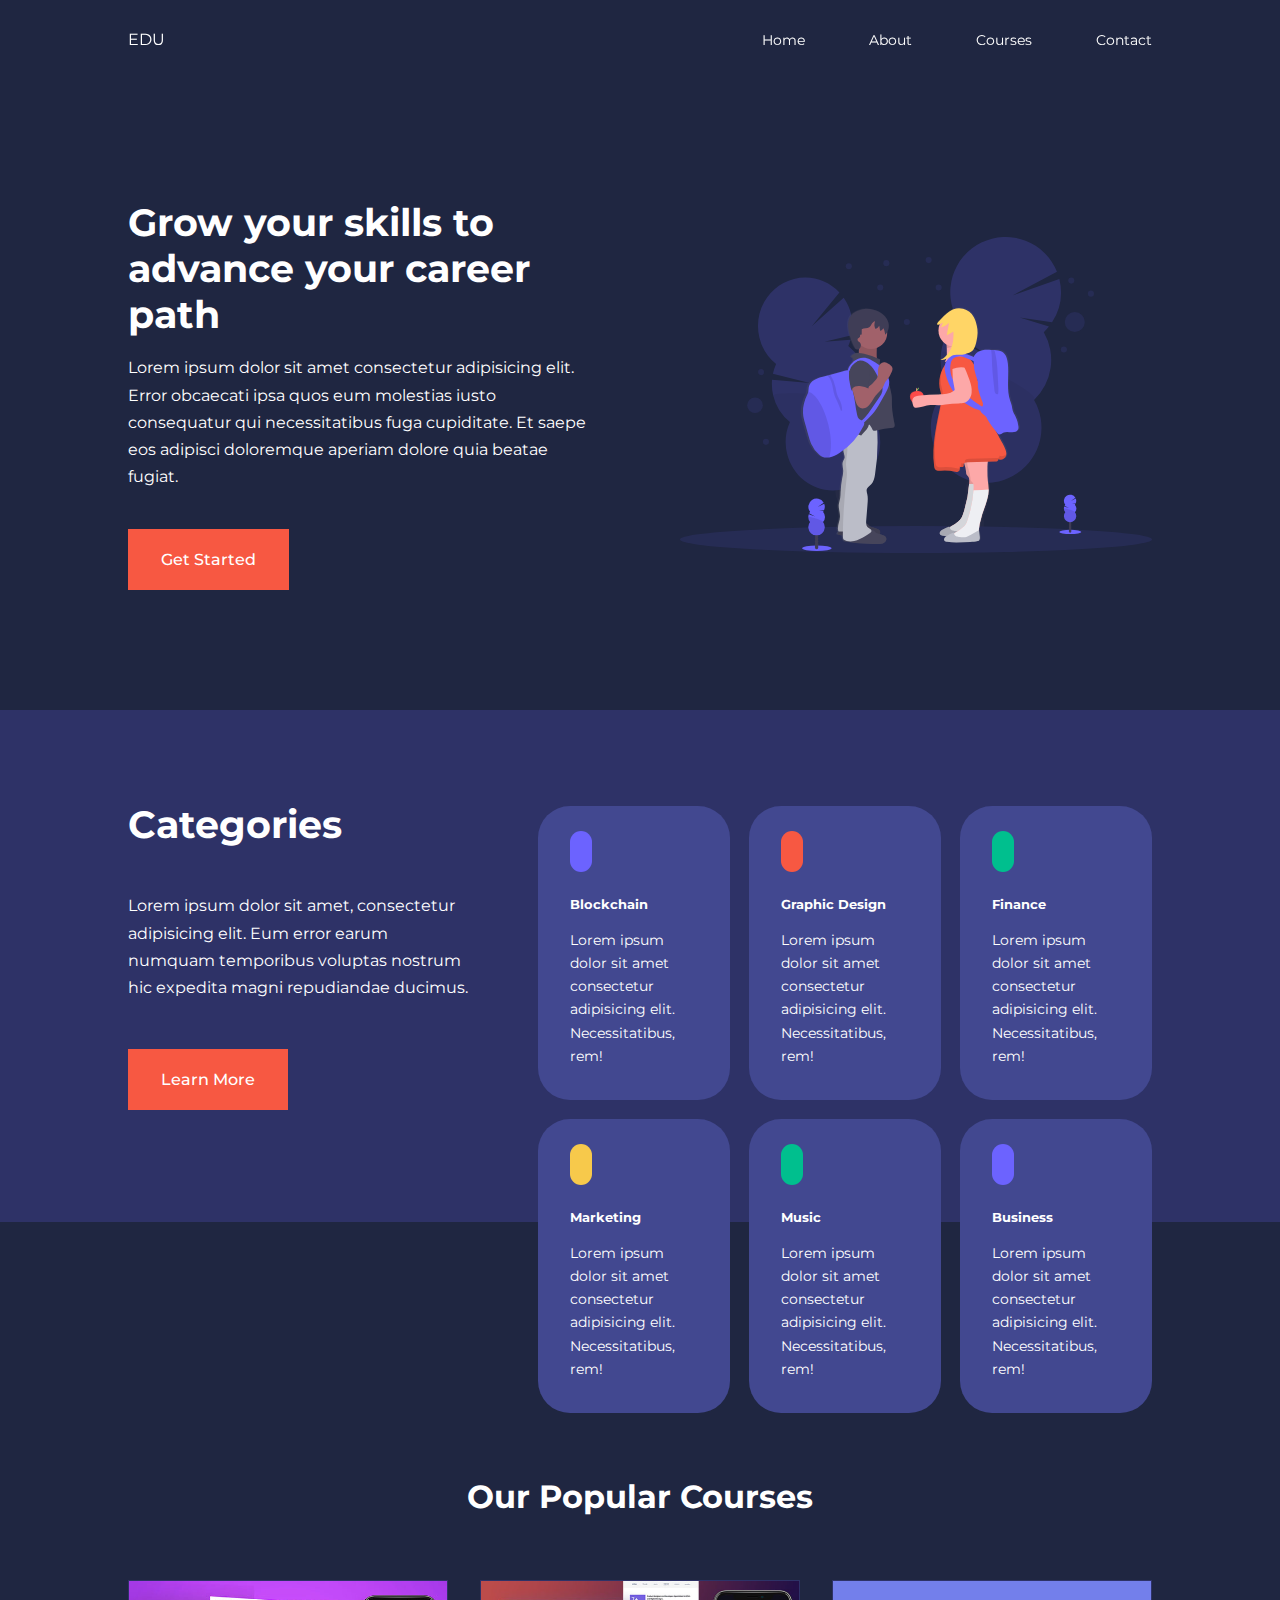
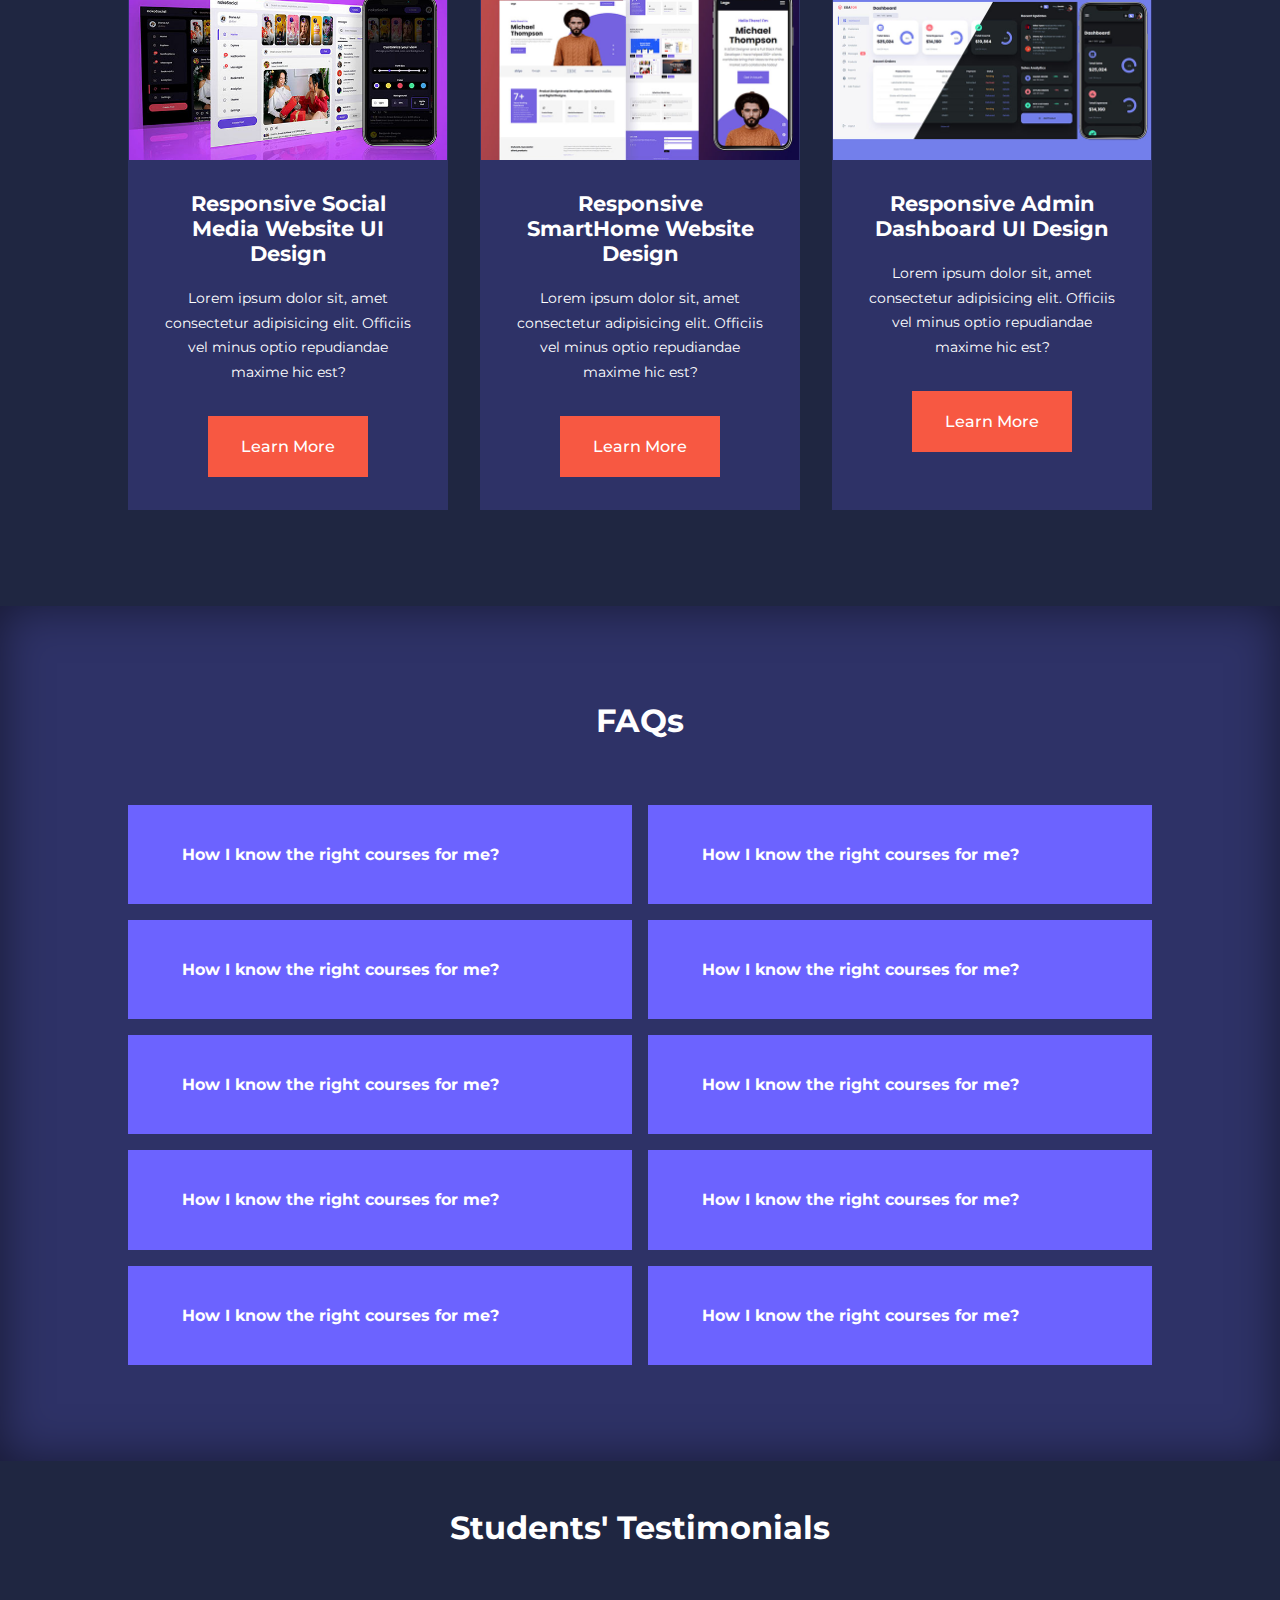
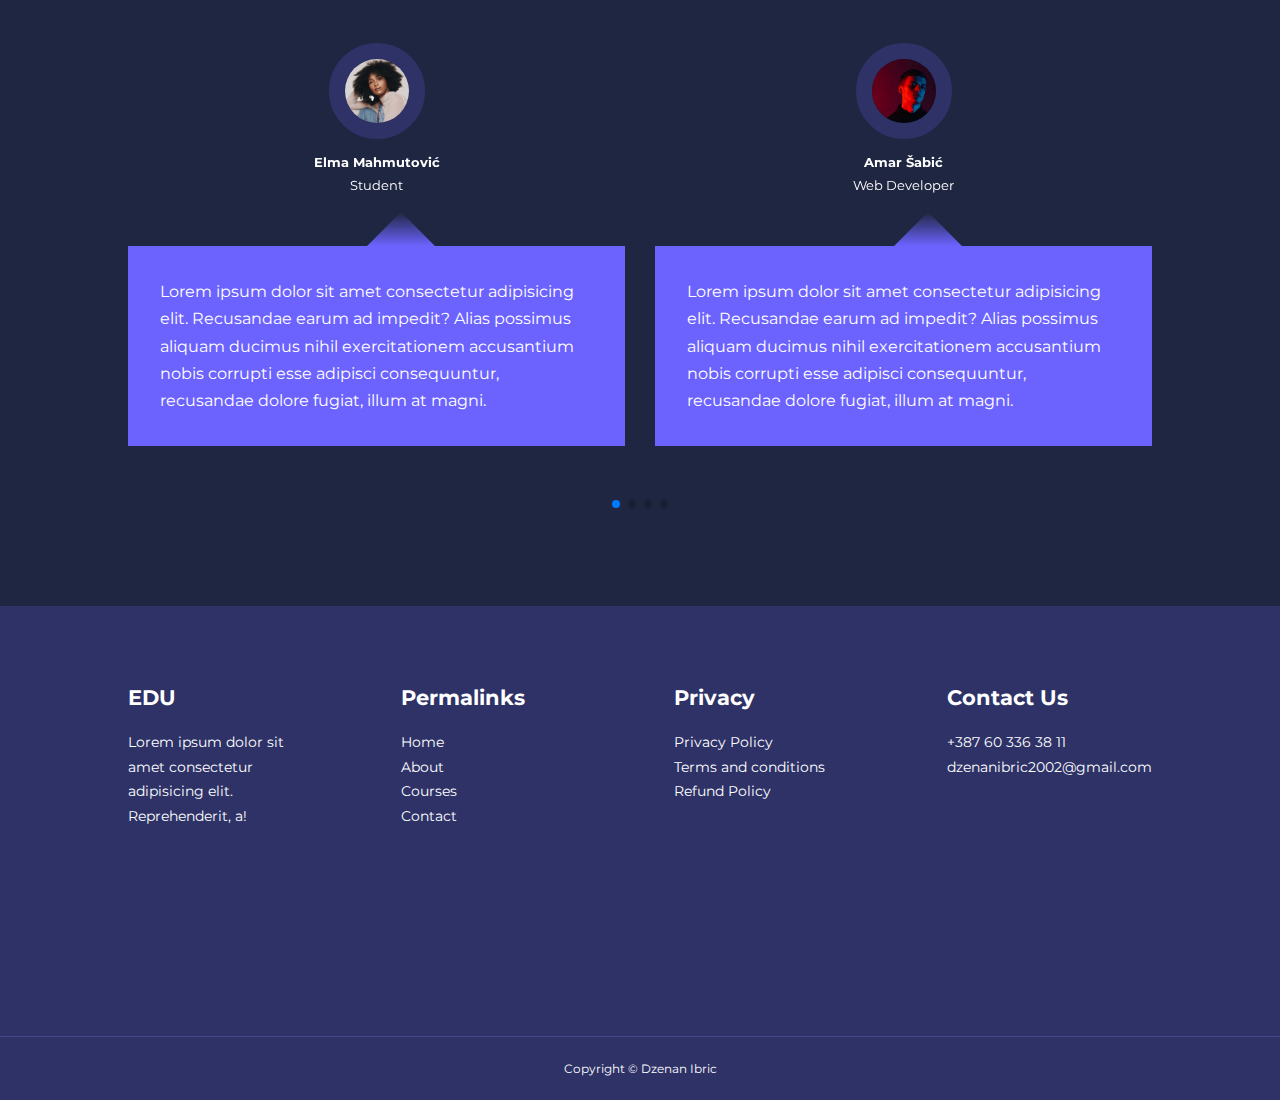
<file: index.html>
<!DOCTYPE html>
<html lang="en">
<head>
    <meta charset="UTF-8">
    <meta http-equiv="X-UA-Compatible" content="IE=edge">
    <meta name="viewport" content="width=device-width, initial-scale=1.0">
    <title>Responsive Multipage Education Website</title>
    <link rel="stylesheet" href="css/style.css">
    <!--Iconscout cdn-->
    <link rel="stylesheet" href="https://unicons.iconscout.com/release/v4.0.0/css/line.css">
    <!--Google fonts-->
    <link rel="preconnect" href="https://fonts.googleapis.com">
    <link rel="preconnect" href="https://fonts.gstatic.com" crossorigin>
    <link href="https://fonts.googleapis.com/css2?family=Montserrat:ital,wght@0,300;0,500;0,600;0,700;0,900;1,300&display=swap" rel="stylesheet">
    <!--SwiperJS-->
    <link
  rel="stylesheet"
  href="https://unpkg.com/swiper@8/swiper-bundle.min.css"
/>
</head>
<body>
    <nav>
        <div class="container nav__container">
            <a href="index.html">EDU</a>
            <ul class="nav__menu">
                <li><a href="index.html">Home</a></li>
                <li><a href="about.html">About</a></li>
                <li><a href="courses.html">Courses</a></li>
                <li><a href="contact.html">Contact</a></li>
            </ul>
            <button id="open-menu-btn"><i class="uil uil-bars"></i></button>
            <button id="close-menu-btn"><i class="uil uil-multiply"></i></i></button>
        </div>
    </nav>
    <!--END OF NAVBAR-->

    <header>
        <div class="container header__container">
            <div class="header__left">
                <h1>Grow your skills to advance your career path</h1>
                <p>Lorem ipsum dolor sit amet consectetur adipisicing elit. Error obcaecati ipsa quos eum molestias iusto consequatur qui necessitatibus fuga cupiditate. Et saepe eos adipisci doloremque aperiam dolore quia beatae fugiat.</p>
                <a href="courses.html" class="btn btn-primary">Get Started</a>
            </div>
            <div class="header__right">
                <div class="header__right_image">
                    <img src="./images/header.svg" alt="">
                </div>
            </div>
        </div>
    </header>
    <!--END OF HEADER-->

    <section class="categories">
        <div class="container categories__container">
            <div class="categories__left">
                <h1>Categories</h1>
                <p>Lorem ipsum dolor sit amet, consectetur adipisicing elit. Eum error earum numquam temporibus voluptas nostrum hic expedita magni repudiandae ducimus.</p>
                <a href="#" class="btn btn-primary">Learn More</a>
            </div>
            <div class="categories__right">
                <article class="category">
                    <span class="category__icon"><i class="uil uil-bitcoin-circle"></i></span>
                    <h5>Blockchain</h5>
                    <p>Lorem ipsum dolor sit amet consectetur adipisicing elit. Necessitatibus, rem!</p>
                </article>

                <article class="category">
                    <span class="category__icon"><i class="uil uil-brush-alt"></i></span>
                    <h5>Graphic Design</h5>
                    <p>Lorem ipsum dolor sit amet consectetur adipisicing elit. Necessitatibus, rem!</p>
                </article>

                <article class="category">
                    <span class="category__icon"><i class="uil uil-dollar-alt"></i></span>
                    <h5>Finance</h5>
                    <p>Lorem ipsum dolor sit amet consectetur adipisicing elit. Necessitatibus, rem!</p>
                </article>

                <article class="category">
                    <span class="category__icon"><i class="uil uil-megaphone"></i></span>
                    <h5>Marketing</h5>
                    <p>Lorem ipsum dolor sit amet consectetur adipisicing elit. Necessitatibus, rem!</p>
                </article>

                <article class="category">
                    <span class="category__icon"><i class="uil uil-music"></i></span>
                    <h5>Music</h5>
                    <p>Lorem ipsum dolor sit amet consectetur adipisicing elit. Necessitatibus, rem!</p>
                </article>

                <article class="category">
                    <span class="category__icon"><i class="uil uil-money-insert"></i></span>
                    <h5>Business</h5>
                    <p>Lorem ipsum dolor sit amet consectetur adipisicing elit. Necessitatibus, rem!</p>
                </article>
            </div>
        </div>
    </section>
    <!--END OF CATEGORIES-->

    <section class="courses">
        <h2>Our Popular Courses</h2>
        <div class="container courses__container">
            <article class="course">
                <div class="course__image">
                    <img src="./images/course1.jpg" alt="">
                </div>
                <div class="course__info">
                    <h4>Responsive Social Media Website UI Design</h4>
                    <p>Lorem ipsum dolor sit, amet consectetur adipisicing elit. Officiis vel minus optio repudiandae maxime hic est?</p>
                    <a href="course.html" class="btn btn-primary">Learn More</a>
                </div>
            </article>

            <article class="course">
                <div class="course__image">
                    <img src="./images/course2.jpg" alt="">
                </div>
                <div class="course__info">
                    <h4>Responsive SmartHome Website Design</h4>
                    <p>Lorem ipsum dolor sit, amet consectetur adipisicing elit. Officiis vel minus optio repudiandae maxime hic est?</p>
                    <a href="course.html" class="btn btn-primary">Learn More</a>
                </div>
            </article>

            <article class="course">
                <div class="course__image">
                    <img src="./images/course3.jpg" alt="">
                </div>
                <div class="course__info">
                    <h4>Responsive Admin Dashboard UI Design</h4>
                    <p>Lorem ipsum dolor sit, amet consectetur adipisicing elit. Officiis vel minus optio repudiandae maxime hic est?</p>
                    <a href="course.html" class="btn btn-primary">Learn More</a>
                </div>
            </article>
        </div>
    </section>
    <!--END OF COURSES-->

    <section class="faqs">
        <h2> FAQs</h2>
        <div class="container faqs__container">
            <article class="faq">
                <div class="faq__icon"><i class="uil uil-plus"></i></div>
                <div class="question__aanswer">
                    <h4>How I know the right courses for me?</h4>
                    <p>Lorem ipsum, dolor sit amet consectetur adipisicing elit. Repellendus libero, numquam excepturi iste, nemo eos, voluptate officia enim facere porro veritatis. Eos nesciunt autem, numquam ab illo iusto perferendis vero.</p>
                </div>
            </article>

            <article class="faq">
                <div class="faq__icon"><i class="uil uil-plus"></i></div>
                <div class="question__aanswer">
                    <h4>How I know the right courses for me?</h4>
                    <p>Lorem ipsum, dolor sit amet consectetur adipisicing elit. Repellendus libero, numquam excepturi iste, nemo eos, voluptate officia enim facere porro veritatis. Eos nesciunt autem, numquam ab illo iusto perferendis vero.</p>
                </div>
            </article>

            <article class="faq">
                <div class="faq__icon"><i class="uil uil-plus"></i></div>
                <div class="question__aanswer">
                    <h4>How I know the right courses for me?</h4>
                    <p>Lorem ipsum, dolor sit amet consectetur adipisicing elit. Repellendus libero, numquam excepturi iste, nemo eos, voluptate officia enim facere porro veritatis. Eos nesciunt autem, numquam ab illo iusto perferendis vero.</p>
                </div>
            </article>

            <article class="faq">
                <div class="faq__icon"><i class="uil uil-plus"></i></div>
                <div class="question__aanswer">
                    <h4>How I know the right courses for me?</h4>
                    <p>Lorem ipsum, dolor sit amet consectetur adipisicing elit. Repellendus libero, numquam excepturi iste, nemo eos, voluptate officia enim facere porro veritatis. Eos nesciunt autem, numquam ab illo iusto perferendis vero.</p>
                </div>
            </article>

            <article class="faq">
                <div class="faq__icon"><i class="uil uil-plus"></i></div>
                <div class="question__aanswer">
                    <h4>How I know the right courses for me?</h4>
                    <p>Lorem ipsum, dolor sit amet consectetur adipisicing elit. Repellendus libero, numquam excepturi iste, nemo eos, voluptate officia enim facere porro veritatis. Eos nesciunt autem, numquam ab illo iusto perferendis vero.</p>
                </div>
            </article>

            <article class="faq">
                <div class="faq__icon"><i class="uil uil-plus"></i></div>
                <div class="question__aanswer">
                    <h4>How I know the right courses for me?</h4>
                    <p>Lorem ipsum, dolor sit amet consectetur adipisicing elit. Repellendus libero, numquam excepturi iste, nemo eos, voluptate officia enim facere porro veritatis. Eos nesciunt autem, numquam ab illo iusto perferendis vero.</p>
                </div>
            </article>

            <article class="faq">
                <div class="faq__icon"><i class="uil uil-plus"></i></div>
                <div class="question__aanswer">
                    <h4>How I know the right courses for me?</h4>
                    <p>Lorem ipsum, dolor sit amet consectetur adipisicing elit. Repellendus libero, numquam excepturi iste, nemo eos, voluptate officia enim facere porro veritatis. Eos nesciunt autem, numquam ab illo iusto perferendis vero.</p>
                </div>
            </article>

            <article class="faq">
                <div class="faq__icon"><i class="uil uil-plus"></i></div>
                <div class="question__aanswer">
                    <h4>How I know the right courses for me?</h4>
                    <p>Lorem ipsum, dolor sit amet consectetur adipisicing elit. Repellendus libero, numquam excepturi iste, nemo eos, voluptate officia enim facere porro veritatis. Eos nesciunt autem, numquam ab illo iusto perferendis vero.</p>
                </div>
            </article>

            <article class="faq">
                <div class="faq__icon"><i class="uil uil-plus"></i></div>
                <div class="question__aanswer">
                    <h4>How I know the right courses for me?</h4>
                    <p>Lorem ipsum, dolor sit amet consectetur adipisicing elit. Repellendus libero, numquam excepturi iste, nemo eos, voluptate officia enim facere porro veritatis. Eos nesciunt autem, numquam ab illo iusto perferendis vero.</p>
                </div>
            </article>

            <article class="faq">
                <div class="faq__icon"><i class="uil uil-plus"></i></div>
                <div class="question__aanswer">
                    <h4>How I know the right courses for me?</h4>
                    <p>Lorem ipsum, dolor sit amet consectetur adipisicing elit. Repellendus libero, numquam excepturi iste, nemo eos, voluptate officia enim facere porro veritatis. Eos nesciunt autem, numquam ab illo iusto perferendis vero.</p>
                </div>
            </article>
        </div>
    </section>
    <!--END OF FAQ-->

    <section class="container testimonials__container swiper mySwiper">
        <h2>Students' Testimonials</h2>
        <div class="swiper-wrapper">
            <article class="testimonial swiper-slide">
                <div class="avatar">
                    <img src="./images/avatar1.jpg" alt="">
                </div>
                <div class="testimonial__info">
                    <h5>Elma Mahmutović</h5>
                    <small>Student</small>
                </div>
                <div class="testimonial__body">
                    <p>
                        Lorem ipsum dolor sit amet consectetur adipisicing elit. Recusandae earum ad impedit? Alias possimus aliquam ducimus nihil exercitationem accusantium nobis corrupti esse adipisci consequuntur, recusandae dolore fugiat, illum at magni.
                    </p>
                </div>
            </article>

            <article class="testimonial swiper-slide">
                <div class="avatar">
                    <img src="./images/avatar2.jpg" alt="">
                </div>
                <div class="testimonial__info">
                    <h5>Amar Šabić</h5>
                    <small>Web Developer</small>
                </div>
                <div class="testimonial__body">
                    <p>
                        Lorem ipsum dolor sit amet consectetur adipisicing elit. Recusandae earum ad impedit? Alias possimus aliquam ducimus nihil exercitationem accusantium nobis corrupti esse adipisci consequuntur, recusandae dolore fugiat, illum at magni.
                    </p>
                </div>
            </article>

            <article class="testimonial swiper-slide">
                <div class="avatar">
                    <img src="./images/avatar3.jpg" alt="">
                </div>
                <div class="testimonial__info">
                    <h5>Adem Hodžić</h5>
                    <small>Student</small>
                </div>
                <div class="testimonial__body">
                    <p>
                        Lorem ipsum dolor sit amet consectetur adipisicing elit. Recusandae earum ad impedit? Alias possimus aliquam ducimus nihil exercitationem accusantium nobis corrupti esse adipisci consequuntur, recusandae dolore fugiat, illum at magni.
                    </p>
                </div>
            </article>

            <article class="testimonial swiper-slide">
                <div class="avatar">
                    <img src="./images/avatar4.jpg" alt="">
                </div>
                <div class="testimonial__info">
                    <h5>Meliha Šabić</h5>
                    <small>Student</small>
                </div>
                <div class="testimonial__body">
                    <p>
                        Lorem ipsum dolor sit amet consectetur adipisicing elit. Recusandae earum ad impedit? Alias possimus aliquam ducimus nihil exercitationem accusantium nobis corrupti esse adipisci consequuntur, recusandae dolore fugiat, illum at magni.
                    </p>
                </div>
            </article>

            <article class="testimonial swiper-slide">
                <div class="avatar">
                    <img src="./images/avatar5.jpg" alt="">
                </div>
                <div class="testimonial__info">
                    <h5>Dženisa Ahmić</h5>
                    <small>Student</small>
                </div>
                <div class="testimonial__body">
                    <p>
                        Lorem ipsum dolor sit amet consectetur adipisicing elit. Recusandae earum ad impedit? Alias possimus aliquam ducimus nihil exercitationem accusantium nobis corrupti esse adipisci consequuntur, recusandae dolore fugiat, illum at magni.
                    </p>
                </div>
            </article>
        </div>
        <div class="swiper-pagination"></div>
    </section>
    <!--END OF TESTIMONIALS-->

    <footer>
        <div class="container footer__container">
            <div class="footer__1">
                <a href="index.html" class="footer__logo"><h4>EDU</h4></a>
                <p>Lorem ipsum dolor sit amet consectetur adipisicing elit. Reprehenderit, a!</p>
            </div>

            <div class="footer__2">
                <h4>Permalinks</h4>
                <ul class="permalinks">
                    <li><a href="index.html">Home</a></li>
                    <li><a href="about.html">About</a></li>
                    <li><a href="courses.html">Courses</a></li>
                    <li><a href="contact.html">Contact</a></li>
                </ul>
            </div>

            <div class="footer__3">
                <h4>Privacy</h4>
                <ul class="privacy">
                    <li><a href="#">Privacy Policy</a></li>
                    <li><a href="#">Terms and conditions</a></li>
                    <li><a href="#">Refund Policy</a></li>
                </ul>
            </div>

            <div class="footer__4">
                <h4>Contact Us</h4>
                <div>
                    <p>+387 60 336 38 11</p>
                    <p>dzenanibric2002@gmail.com</p>
                </div>
            </div>

            <ul class="footer__socials">
                <li>
                    <a href="#"><i class="uil uil-facebook-f"></i></a>
                </li>
                <li>
                    <a href="#"><i class="uil uil-instagram-alt"></i></a>
                </li>
                <li>
                    <a href="#"><i class="uil uil-twitter"></i></a>
                </li>
                <li>
                    <a href="#"><i class="uil uil-linkedin-alt"></i></a>
                </li>
            </ul>
        </div>
        <!--END OF FOOTER-->

        <div class="footer__copyright">
            <small>Copyright &copy; Dzenan Ibric</small>
        </div>
    </footer>
    <script src="https://unpkg.com/swiper@8/swiper-bundle.min.js"></script>
    <script src="js/app.js"></script>
</body>
</html>
</file>
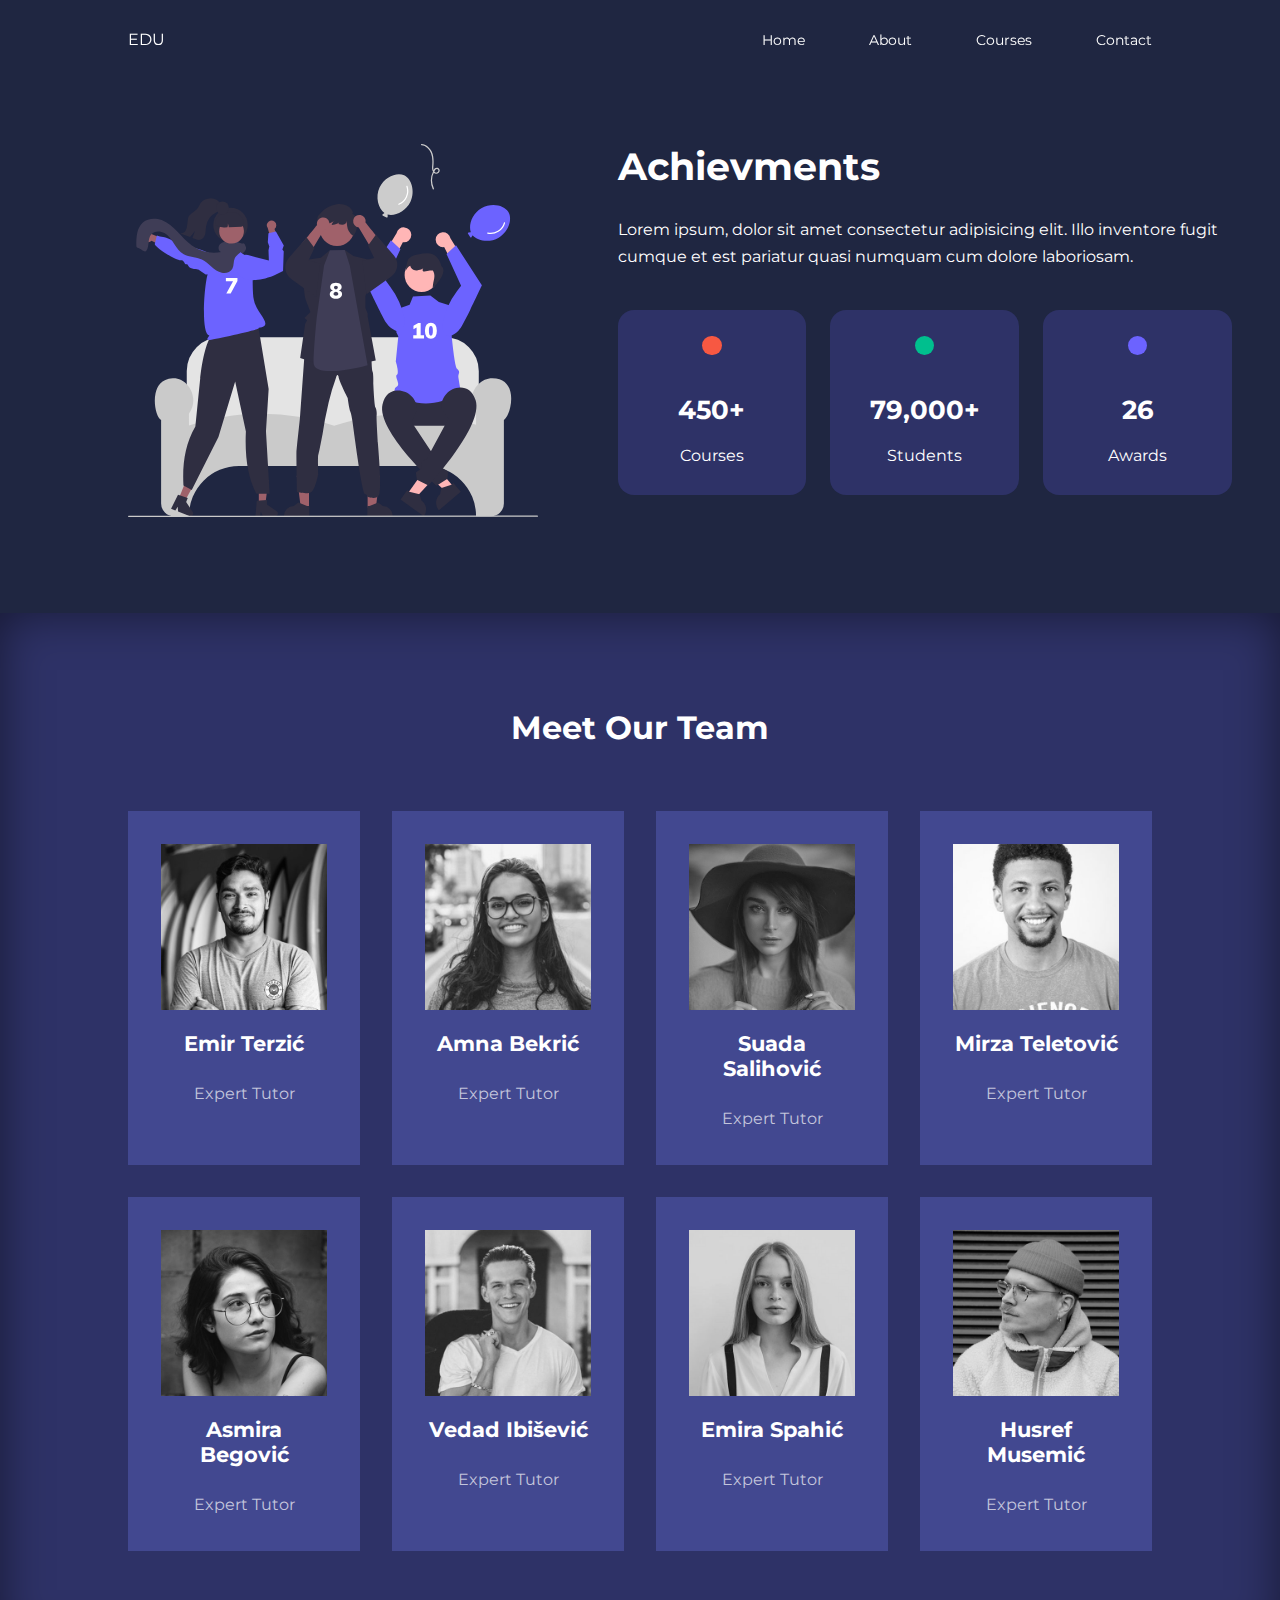
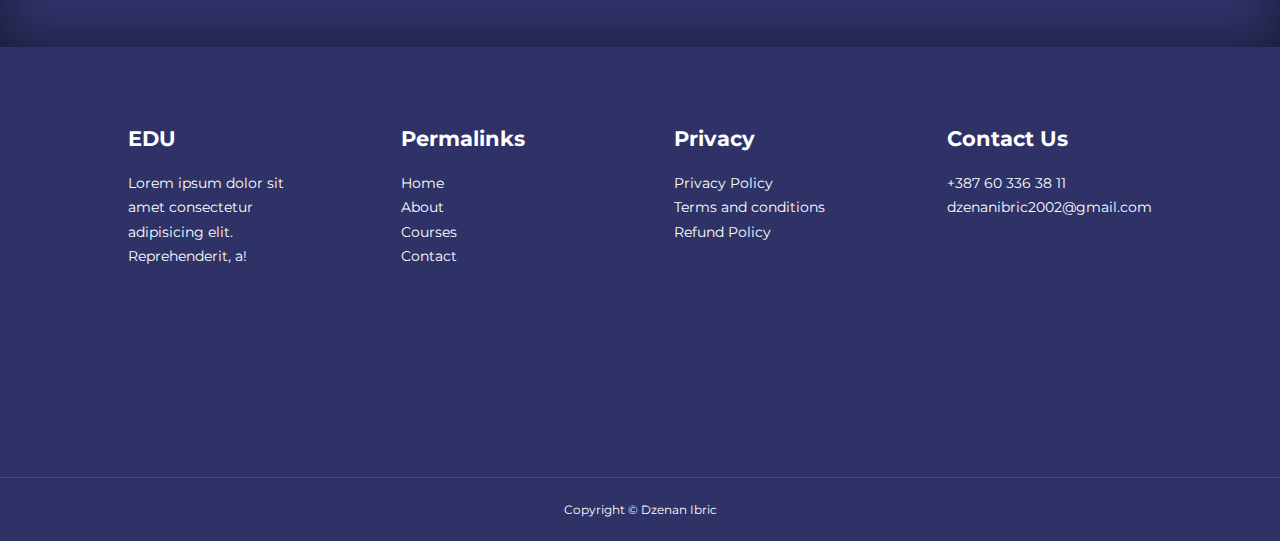
<file: about.html>
<!DOCTYPE html>
<html lang="en">
<head>
    <meta charset="UTF-8">
    <meta http-equiv="X-UA-Compatible" content="IE=edge">
    <meta name="viewport" content="width=device-width, initial-scale=1.0">
    <title>Responsive Multipage Education Website</title>
    <link rel="stylesheet" href="css/style.css">
    <link rel="stylesheet" href="css/about.css">
    <!--Iconscout cdn-->
    <link rel="stylesheet" href="https://unicons.iconscout.com/release/v4.0.0/css/line.css">
    <!--Google fonts-->
    <link rel="preconnect" href="https://fonts.googleapis.com">
    <link rel="preconnect" href="https://fonts.gstatic.com" crossorigin>
    <link href="https://fonts.googleapis.com/css2?family=Montserrat:ital,wght@0,300;0,500;0,600;0,700;0,900;1,300&display=swap" rel="stylesheet">
</head>
<body>
    <nav>
        <div class="container nav__container">
            <a href="index.html">EDU</a>
            <ul class="nav__menu">
                <li><a href="index.html">Home</a></li>
                <li><a href="about.html">About</a></li>
                <li><a href="courses.html">Courses</a></li>
                <li><a href="contact.html">Contact</a></li>
            </ul>
            <button id="open-menu-btn"><i class="uil uil-bars"></i></button>
            <button id="close-menu-btn"><i class="uil uil-multiply"></i></i></button>
        </div>
    </nav>
    <!--END OF NAVBAR-->

    <section class="about__achievments">
        <div class="container about__achievments-container">
            <div class="about__achievments-left">
                <img src="./images/about achievements.svg" alt="">
            </div>
            <div class="about__achievments-right">
                <h1>Achievments</h1>
                <p>Lorem ipsum, dolor sit amet consectetur adipisicing elit. Illo inventore fugit cumque et est pariatur quasi numquam cum dolore laboriosam.</p>
                <div class="achievments__cards">
                    <article class="achievment__card">
                        <span class="achievment__icon">
                            <i class="uil uil-video"></i>
                        </span>
                        <h3>450+</h3>
                        <p>Courses</p>
                    </article>

                    <article class="achievment__card">
                        <span class="achievment__icon">
                            <i class="uil uil-users-alt"></i>
                        </span>
                        <h3>79,000+</h3>
                        <p>Students</p>
                    </article>

                    <article class="achievment__card">
                        <span class="achievment__icon">
                            <i class="uil uil-award"></i>
                        </span>
                        <h3>26</h3>
                        <p>Awards</p>
                    </article>
                </div>
            </div>
        </div>
    </section>
    <!--END OF ACHIEVMENTS-->

    <section class="team">
        <h2>Meet Our Team</h2>
        <div class="container team__container">
            <article class="team__member">
                <div class="team__member-image">
                    <img src="./images/tm1.jpg" alt="">
                </div>
                <div class="team__member-info">
                    <h4>Emir Terzić</h4>
                    <p>Expert Tutor</p>
                </div>
                <div class="team__member-socials">
                    <a href="https://www.instagram.com/" target="_blank"><i class="uil uil-instagram"></i></a>
                    <a href="https://www.twitter.com/" target="_blank"><i class="uil uil-twitter"></i></a>
                    <a href="https://www.linkedin.com/" target="_blank"><i class="uil uil-linkedin-alt"></i></a>
                </div>
            </article>

            <article class="team__member">
                <div class="team__member-image">
                    <img src="./images/tm2.jpg" alt="">
                </div>
                <div class="team__member-info">
                    <h4>Amna Bekrić</h4>
                    <p>Expert Tutor</p>
                </div>
                <div class="team__member-socials">
                    <a href="https://www.instagram.com/" target="_blank"><i class="uil uil-instagram"></i></a>
                    <a href="https://www.twitter.com/" target="_blank"><i class="uil uil-twitter"></i></a>
                    <a href="https://www.linkedin.com/" target="_blank"><i class="uil uil-linkedin-alt"></i></a>
                </div>
            </article>

            <article class="team__member">
                <div class="team__member-image">
                    <img src="./images/tm3.jpg" alt="">
                </div>
                <div class="team__member-info">
                    <h4>Suada Salihović</h4>
                    <p>Expert Tutor</p>
                </div>
                <div class="team__member-socials">
                    <a href="https://www.instagram.com/" target="_blank"><i class="uil uil-instagram"></i></a>
                    <a href="https://www.twitter.com/" target="_blank"><i class="uil uil-twitter"></i></a>
                    <a href="https://www.linkedin.com/" target="_blank"><i class="uil uil-linkedin-alt"></i></a>
                </div>
            </article>

            <article class="team__member">
                <div class="team__member-image">
                    <img src="./images/tm4.jpg" alt="">
                </div>
                <div class="team__member-info">
                    <h4>Mirza Teletović</h4>
                    <p>Expert Tutor</p>
                </div>
                <div class="team__member-socials">
                    <a href="https://www.instagram.com/" target="_blank"><i class="uil uil-instagram"></i></a>
                    <a href="https://www.twitter.com/" target="_blank"><i class="uil uil-twitter"></i></a>
                    <a href="https://www.linkedin.com/" target="_blank"><i class="uil uil-linkedin-alt"></i></a>
                </div>
            </article>

            <article class="team__member">
                <div class="team__member-image">
                    <img src="./images/tm5.jpg" alt="">
                </div>
                <div class="team__member-info">
                    <h4>Asmira Begović</h4>
                    <p>Expert Tutor</p>
                </div>
                <div class="team__member-socials">
                    <a href="https://www.instagram.com/" target="_blank"><i class="uil uil-instagram"></i></a>
                    <a href="https://www.twitter.com/" target="_blank"><i class="uil uil-twitter"></i></a>
                    <a href="https://www.linkedin.com/" target="_blank"><i class="uil uil-linkedin-alt"></i></a>
                </div>
            </article>

            <article class="team__member">
                <div class="team__member-image">
                    <img src="./images/tm6.jpg" alt="">
                </div>
                <div class="team__member-info">
                    <h4>Vedad Ibišević</h4>
                    <p>Expert Tutor</p>
                </div>
                <div class="team__member-socials">
                    <a href="https://www.instagram.com/" target="_blank"><i class="uil uil-instagram"></i></a>
                    <a href="https://www.twitter.com/" target="_blank"><i class="uil uil-twitter"></i></a>
                    <a href="https://www.linkedin.com/" target="_blank"><i class="uil uil-linkedin-alt"></i></a>
                </div>
            </article>

            <article class="team__member">
                <div class="team__member-image">
                    <img src="./images/tm7.jpg" alt="">
                </div>
                <div class="team__member-info">
                    <h4>Emira Spahić</h4>
                    <p>Expert Tutor</p>
                </div>
                <div class="team__member-socials">
                    <a href="https://www.instagram.com/" target="_blank"><i class="uil uil-instagram"></i></a>
                    <a href="https://www.twitter.com/" target="_blank"><i class="uil uil-twitter"></i></a>
                    <a href="https://www.linkedin.com/" target="_blank"><i class="uil uil-linkedin-alt"></i></a>
                </div>
            </article>

            <article class="team__member">
                <div class="team__member-image">
                    <img src="./images/tm8.jpg" alt="">
                </div>
                <div class="team__member-info">
                    <h4>Husref Musemić</h4>
                    <p>Expert Tutor</p>
                </div>
                <div class="team__member-socials">
                    <a href="https://www.instagram.com/" target="_blank"><i class="uil uil-instagram"></i></a>
                    <a href="https://www.twitter.com/" target="_blank"><i class="uil uil-twitter"></i></a>
                    <a href="https://www.linkedin.com/" target="_blank"><i class="uil uil-linkedin-alt"></i></a>
                </div>
            </article>
        </div>
    </section>
    <!--END OF TEAM-->
    
    <footer>
        <div class="container footer__container">
            <div class="footer__1">
                <a href="index.html" class="footer__logo"><h4>EDU</h4></a>
                <p>Lorem ipsum dolor sit amet consectetur adipisicing elit. Reprehenderit, a!</p>
            </div>

            <div class="footer__2">
                <h4>Permalinks</h4>
                <ul class="permalinks">
                    <li><a href="index.html">Home</a></li>
                    <li><a href="about.html">About</a></li>
                    <li><a href="courses.html">Courses</a></li>
                    <li><a href="contact.html">Contact</a></li>
                </ul>
            </div>

            <div class="footer__3">
                <h4>Privacy</h4>
                <ul class="privacy">
                    <li><a href="#">Privacy Policy</a></li>
                    <li><a href="#">Terms and conditions</a></li>
                    <li><a href="#">Refund Policy</a></li>
                </ul>
            </div>

            <div class="footer__4">
                <h4>Contact Us</h4>
                <div>
                    <p>+387 60 336 38 11</p>
                    <p>dzenanibric2002@gmail.com</p>
                </div>
            </div>

            <ul class="footer__socials">
                <li>
                    <a href="#"><i class="uil uil-facebook-f"></i></a>
                </li>
                <li>
                    <a href="#"><i class="uil uil-instagram-alt"></i></a>
                </li>
                <li>
                    <a href="#"><i class="uil uil-twitter"></i></a>
                </li>
                <li>
                    <a href="#"><i class="uil uil-linkedin-alt"></i></a>
                </li>
            </ul>
        </div>
        <!--END OF FOOTER-->

        <div class="footer__copyright">
            <small>Copyright &copy; Dzenan Ibric</small>
        </div>
    </footer>
    
    <script src="js/app.js"></script>
</body>
</html>
</file>
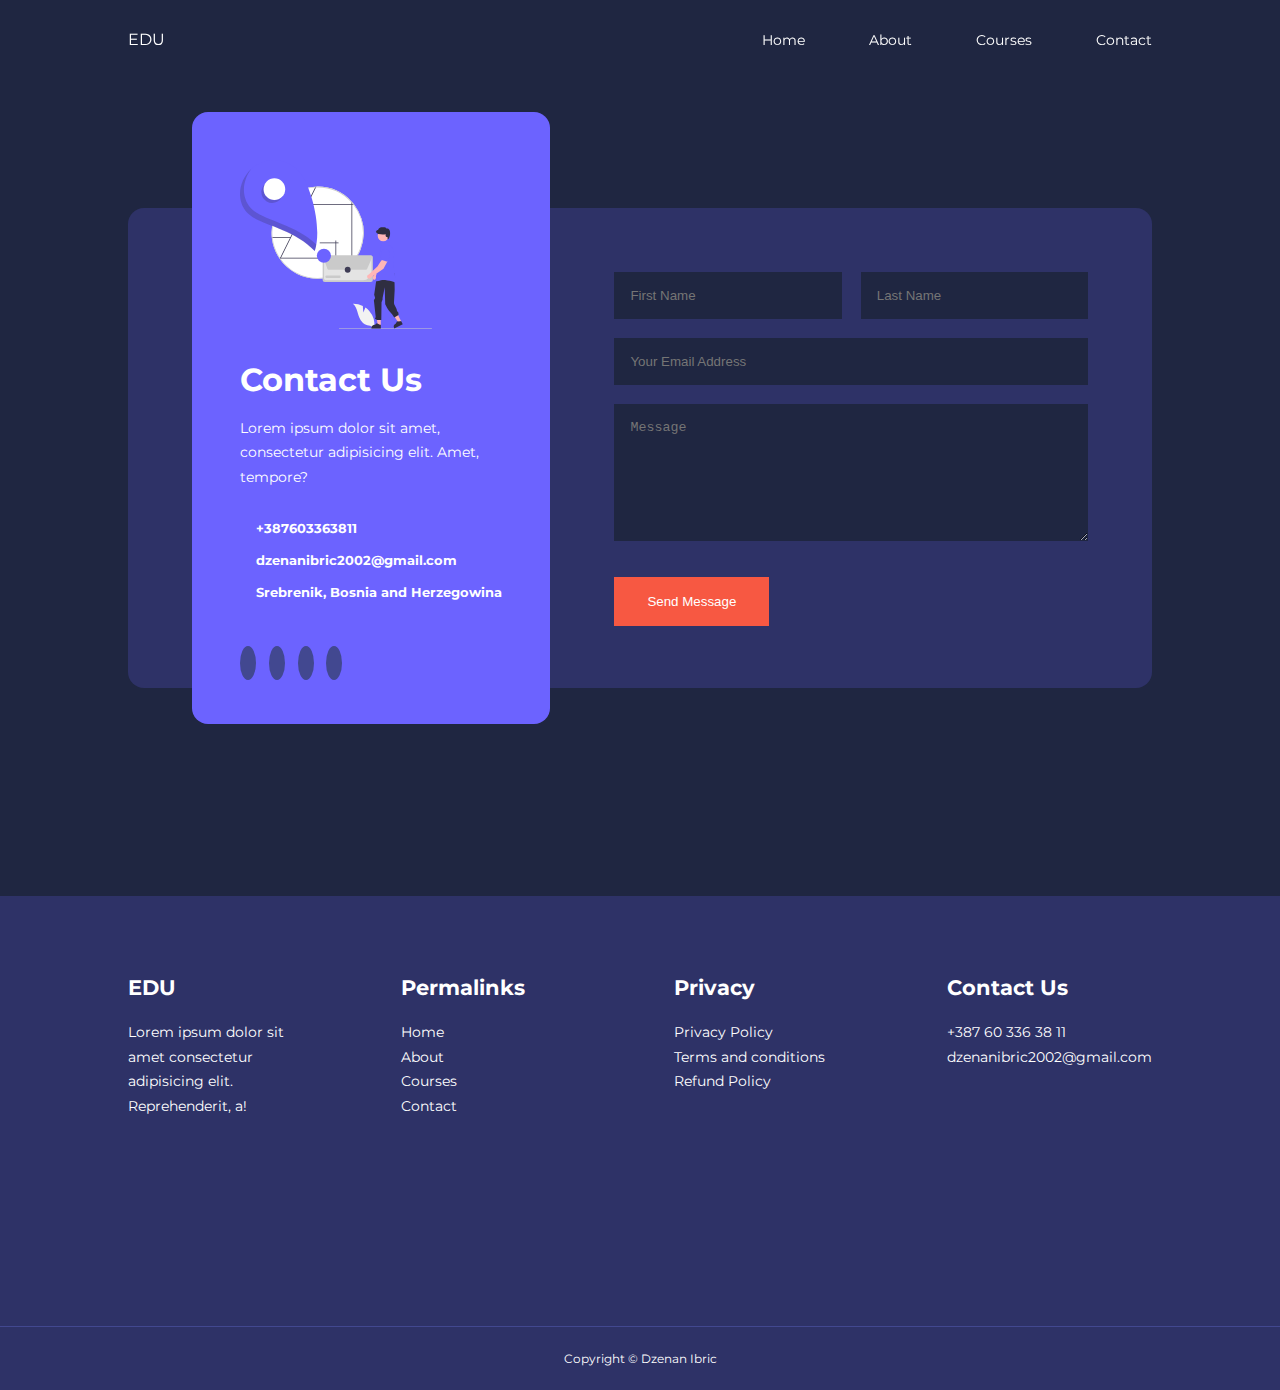
<file: contact.html>
<!DOCTYPE html>
<html lang="en">
<head>
    <meta charset="UTF-8">
    <meta http-equiv="X-UA-Compatible" content="IE=edge">
    <meta name="viewport" content="width=device-width, initial-scale=1.0">
    <title>Responsive Multipage Education Website</title>
    <link rel="stylesheet" href="css/style.css">
    <link rel="stylesheet" href="css/contact.css">
    <!--Iconscout cdn-->
    <link rel="stylesheet" href="https://unicons.iconscout.com/release/v4.0.0/css/line.css">
    <!--Google fonts-->
    <link rel="preconnect" href="https://fonts.googleapis.com">
    <link rel="preconnect" href="https://fonts.gstatic.com" crossorigin>
    <link href="https://fonts.googleapis.com/css2?family=Montserrat:ital,wght@0,300;0,500;0,600;0,700;0,900;1,300&display=swap" rel="stylesheet">
</head>
<body>
    <nav>
        <div class="container nav__container">
            <a href="index.html">EDU</a>
            <ul class="nav__menu">
                <li><a href="index.html">Home</a></li>
                <li><a href="about.html">About</a></li>
                <li><a href="courses.html">Courses</a></li>
                <li><a href="contact.html">Contact</a></li>
            </ul>
            <button id="open-menu-btn"><i class="uil uil-bars"></i></button>
            <button id="close-menu-btn"><i class="uil uil-multiply"></i></i></button>
        </div>
    </nav>
    <!--END OF NAVBAR-->

    <section class="contact">
        <div class="container contact__container">
            <aside class="contact__aside">
                <div class="aside__image">
                    <img src="./images/contact.svg" alt="">
                </div>
                <h2>Contact Us</h2>
                <p>Lorem ipsum dolor sit amet, consectetur adipisicing elit. Amet, tempore?</p>
                <ul class="contact__details">
                    <li><i class="uil uil-phone-times"></i>
                    <h5>+387603363811</h5>
                    </li>
                    <li>
                        <i class="uil uil-envelope"></i>
                        <h5>dzenanibric2002@gmail.com</h5>
                    </li>
                    <li>
                        <i class="uil uil-location-point"></i>
                        <h5>Srebrenik, Bosnia and Herzegowina</h5>
                    </li>
                </ul>
                <ul class="contact__socials">
                    <li><a href="https://facebook.com"><i class="uil-facebook-f"></i></a></li>
                    <li><a href="https://instagram.com"><i class="uil-instagram"></i></a></li>
                    <li><a href="https://twitter.com"><i class="uil-twitter"></i></a></li>
                    <li><a href="https://linkedin.com"><i class="uil-linkedin-alt"></i></a></li>
                </ul>
            </aside>

            <form action="https://formspree.io/f/mjvlaedd" method="POST" class="contact__form">
                <div class="form__name">
                    <input type="text" name="First Name" placeholder="First Name" required>
                    <input type="text" name="Last Name" placeholder="Last Name" required>
                </div>
                <input type="email" name="Email" placeholder="Your Email Address" required>
                <textarea name="Message" rows="7" placeholder="Message"></textarea>
                <button type="submit" class="btn btn-primary">Send Message</button>
            </form>
        </div>
    </section>

    <footer>
        <div class="container footer__container">
            <div class="footer__1">
                <a href="index.html" class="footer__logo"><h4>EDU</h4></a>
                <p>Lorem ipsum dolor sit amet consectetur adipisicing elit. Reprehenderit, a!</p>
            </div>

            <div class="footer__2">
                <h4>Permalinks</h4>
                <ul class="permalinks">
                    <li><a href="index.html">Home</a></li>
                    <li><a href="about.html">About</a></li>
                    <li><a href="courses.html">Courses</a></li>
                    <li><a href="contact.html">Contact</a></li>
                </ul>
            </div>

            <div class="footer__3">
                <h4>Privacy</h4>
                <ul class="privacy">
                    <li><a href="#">Privacy Policy</a></li>
                    <li><a href="#">Terms and conditions</a></li>
                    <li><a href="#">Refund Policy</a></li>
                </ul>
            </div>

            <div class="footer__4">
                <h4>Contact Us</h4>
                <div>
                    <p>+387 60 336 38 11</p>
                    <p>dzenanibric2002@gmail.com</p>
                </div>
            </div>

            <ul class="footer__socials">
                <li>
                    <a href="#"><i class="uil uil-facebook-f"></i></a>
                </li>
                <li>
                    <a href="#"><i class="uil uil-instagram-alt"></i></a>
                </li>
                <li>
                    <a href="#"><i class="uil uil-twitter"></i></a>
                </li>
                <li>
                    <a href="#"><i class="uil uil-linkedin-alt"></i></a>
                </li>
            </ul>
        </div>
        <!--END OF FOOTER-->

        <div class="footer__copyright">
            <small>Copyright &copy; Dzenan Ibric</small>
        </div>
    </footer>
    <script src="js/app.js"></script>
</body>
</html>
</file>
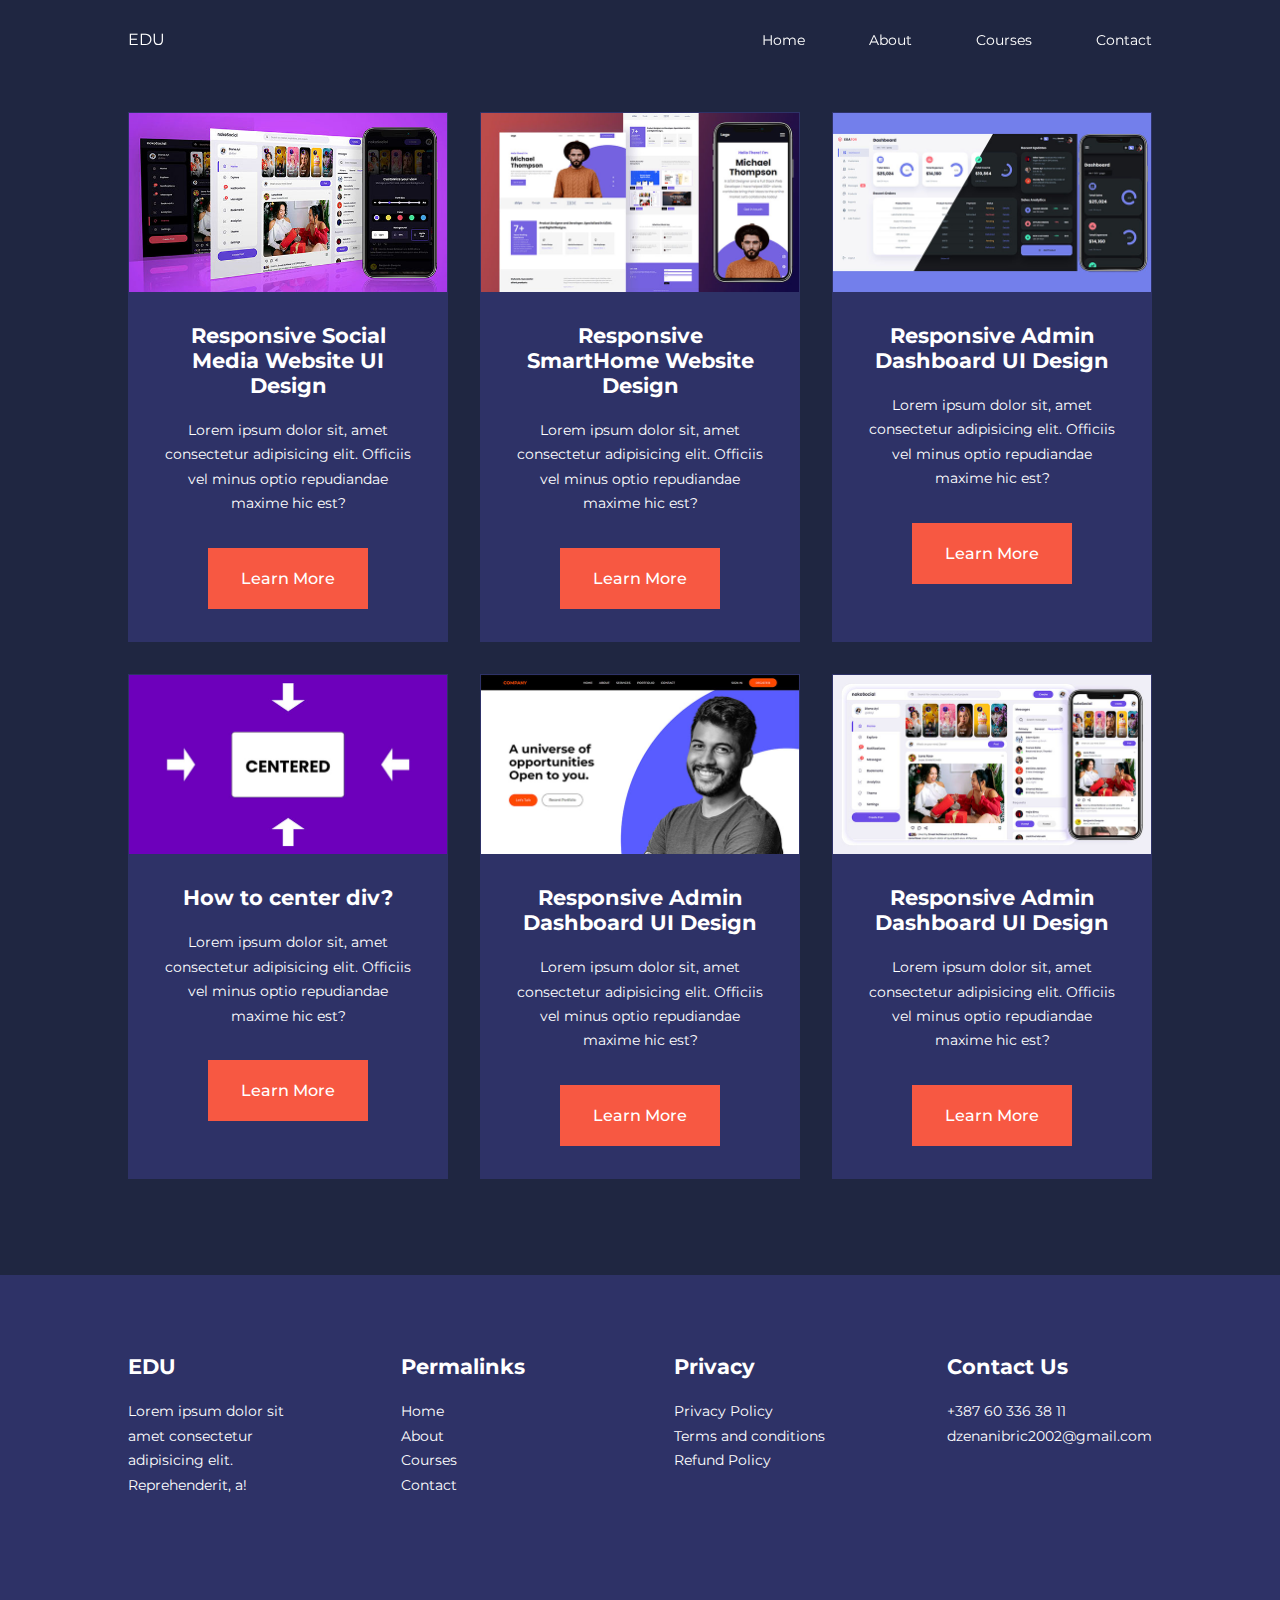
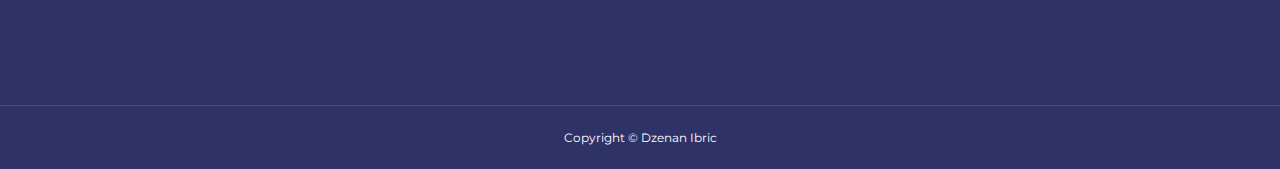
<file: courses.html>
<!DOCTYPE html>
<html lang="en">
<head>
    <meta charset="UTF-8">
    <meta http-equiv="X-UA-Compatible" content="IE=edge">
    <meta name="viewport" content="width=device-width, initial-scale=1.0">
    <title>Responsive Multipage Education Website</title>
    <link rel="stylesheet" href="css/style.css">
    <style>
        .courses{
            margin-top: 1rem;
        }
    </style>
    <!--Iconscout cdn-->
    <link rel="stylesheet" href="https://unicons.iconscout.com/release/v4.0.0/css/line.css">
    <!--Google fonts-->
    <link rel="preconnect" href="https://fonts.googleapis.com">
    <link rel="preconnect" href="https://fonts.gstatic.com" crossorigin>
    <link href="https://fonts.googleapis.com/css2?family=Montserrat:ital,wght@0,300;0,500;0,600;0,700;0,900;1,300&display=swap" rel="stylesheet">
</head>
<body>
    <nav>
        <div class="container nav__container">
            <a href="index.html">EDU</a>
            <ul class="nav__menu">
                <li><a href="index.html">Home</a></li>
                <li><a href="about.html">About</a></li>
                <li><a href="courses.html">Courses</a></li>
                <li><a href="contact.html">Contact</a></li>
            </ul>
            <button id="open-menu-btn"><i class="uil uil-bars"></i></button>
            <button id="close-menu-btn"><i class="uil uil-multiply"></i></i></button>
        </div>
    </nav>
    <!--END OF ACHIEVMENTS-->

    <section class="courses">
        <div class="container courses__container">
            <article class="course">
                <div class="course__image">
                    <img src="./images/course1.jpg" alt="">
                </div>
                <div class="course__info">
                    <h4>Responsive Social Media Website UI Design</h4>
                    <p>Lorem ipsum dolor sit, amet consectetur adipisicing elit. Officiis vel minus optio repudiandae maxime hic est?</p>
                    <a href="course.html" class="btn btn-primary">Learn More</a>
                </div>
            </article>

            <article class="course">
                <div class="course__image">
                    <img src="./images/course2.jpg" alt="">
                </div>
                <div class="course__info">
                    <h4>Responsive SmartHome Website Design</h4>
                    <p>Lorem ipsum dolor sit, amet consectetur adipisicing elit. Officiis vel minus optio repudiandae maxime hic est?</p>
                    <a href="course.html" class="btn btn-primary">Learn More</a>
                </div>
            </article>

            <article class="course">
                <div class="course__image">
                    <img src="./images/course3.jpg" alt="">
                </div>
                <div class="course__info">
                    <h4>Responsive Admin Dashboard UI Design</h4>
                    <p>Lorem ipsum dolor sit, amet consectetur adipisicing elit. Officiis vel minus optio repudiandae maxime hic est?</p>
                    <a href="course.html" class="btn btn-primary">Learn More</a>
                </div>
            </article>

            <article class="course">
                <div class="course__image">
                    <img src="./images/course4.jpg" alt="">
                </div>
                <div class="course__info">
                    <h4>How to center div?</h4>
                    <p>Lorem ipsum dolor sit, amet consectetur adipisicing elit. Officiis vel minus optio repudiandae maxime hic est?</p>
                    <a href="course.html" class="btn btn-primary">Learn More</a>
                </div>
            </article>

            <article class="course">
                <div class="course__image">
                    <img src="./images/course5.jpg" alt="">
                </div>
                <div class="course__info">
                    <h4>Responsive Admin Dashboard UI Design</h4>
                    <p>Lorem ipsum dolor sit, amet consectetur adipisicing elit. Officiis vel minus optio repudiandae maxime hic est?</p>
                    <a href="course.html" class="btn btn-primary">Learn More</a>
                </div>
            </article>

            <article class="course">
                <div class="course__image">
                    <img src="./images/course6.jpg" alt="">
                </div>
                <div class="course__info">
                    <h4>Responsive Admin Dashboard UI Design</h4>
                    <p>Lorem ipsum dolor sit, amet consectetur adipisicing elit. Officiis vel minus optio repudiandae maxime hic est?</p>
                    <a href="course.html" class="btn btn-primary">Learn More</a>
                </div>
            </article>
        </div>
    </section>
    <!--END OF COURSES-->

    <footer>
        <div class="container footer__container">
            <div class="footer__1">
                <a href="index.html" class="footer__logo"><h4>EDU</h4></a>
                <p>Lorem ipsum dolor sit amet consectetur adipisicing elit. Reprehenderit, a!</p>
            </div>

            <div class="footer__2">
                <h4>Permalinks</h4>
                <ul class="permalinks">
                    <li><a href="index.html">Home</a></li>
                    <li><a href="about.html">About</a></li>
                    <li><a href="courses.html">Courses</a></li>
                    <li><a href="contact.html">Contact</a></li>
                </ul>
            </div>

            <div class="footer__3">
                <h4>Privacy</h4>
                <ul class="privacy">
                    <li><a href="#">Privacy Policy</a></li>
                    <li><a href="#">Terms and conditions</a></li>
                    <li><a href="#">Refund Policy</a></li>
                </ul>
            </div>

            <div class="footer__4">
                <h4>Contact Us</h4>
                <div>
                    <p>+387 60 336 38 11</p>
                    <p>dzenanibric2002@gmail.com</p>
                </div>
            </div>

            <ul class="footer__socials">
                <li>
                    <a href="#"><i class="uil uil-facebook-f"></i></a>
                </li>
                <li>
                    <a href="#"><i class="uil uil-instagram-alt"></i></a>
                </li>
                <li>
                    <a href="#"><i class="uil uil-twitter"></i></a>
                </li>
                <li>
                    <a href="#"><i class="uil uil-linkedin-alt"></i></a>
                </li>
            </ul>
        </div>
        <!--END OF FOOTER-->

        <div class="footer__copyright">
            <small>Copyright &copy; Dzenan Ibric</small>
        </div>
    </footer>
    
    <script src="js/app.js"></script>
</body>
</html>
</file>
<file: css/style.css>
*{
    margin: 0;
    padding: 0;
    border: 0;
    outline: 0;
    text-decoration: none;
    box-sizing: border-box;
    list-style: none;
}

:root{
    --color-primary: #6c63ff;
    --color-success: #00bf8e;
    --color-warning: #f7c94b;
    --color-danger: #f75842;
    --color-danger-variant: rgba(247,88,66,0.4);
    --color-white: #ffff;
    --color-light: rgba(255,255,255,0.7);
    --color-black: #0000;
    --color-bg: #1f2641;
    --color-bg1: #2e3267;
    --color-bg2: #424890;

    --container-width-lg: 80%;
    --container-width-md: 90%;
    --container-width-sm: 94%;

    --transition: all 400ms ease;
}

body{
    font-family: 'Montserrat', sans-serif;
    line-height: 1.7;
    color: var(--color-white);
    background-color: var(--color-bg);
}

.container{
    width: var(--container-width-lg);
    margin: 0 auto;
}

section{
    padding: 6rem 0;
}

section h2{
    text-align: center;
    margin-bottom: 4rem;
}

h1,h2,h3,h4,h5{
    line-height: 1.2;
}

h1{
    font-size: 2.4rem;
}

h2{
    font-size: 2rem;
}

h3{
    font-size: 1.6rem;
}

h4{
    font-size: 1.3rem;
}

a{
    color: var(--color-white);
}

img{
    width: 100%;
    display: block;
    object-fit: cover;
}

.btn{
    display: inline-block;
    background: var(--color-white);
    color: var(--color-black);
    padding: 1rem 2rem;
    border: 1px solid transparent;
    font-weight: 500;
    transition: var(--transition);
}

.btn:hover{
    background: transparent;
    color: var(--color-white);
    border-color: var(--color-white);
}

.btn-primary{
    background: var(--color-danger);
    color: var(--color-white);
}

/* ------------ NAVBAR -------------------*/


nav{
    background: transparent;
    width: 100%;
    height: 80px;
    position: fixed;
    top: 0;
    z-index: 11;
}

.window-scroll{
    background: var(--color-primary);
    box-shadow: 0 1rem 2rem rgba(0, 0, 0, 0.2);
}

.nav__container{
    height: 100%;
    display: flex;
    justify-content: space-between;
    align-items: center;
}

nav button{
    display: none;
}

.nav__menu{
    display: flex;
    align-items: center;
    gap: 4rem;
}

.nav__menu a{
    font-size: 0.9rem;
    transition: var(--transition);
}

.nav__menu a:hover{
    color: var(--color-bg2);
}

/*----------------HEADER---------------*/

header{
    position: relative;
    top: 5rem;
    overflow: hidden;
    height: 70vh;
    margin-bottom: 5rem;
}

.header__container{
    display: grid;
    grid-template-columns: 1fr 1fr;
    align-items: center;
    gap: 5rem;
    height: 100%;
}

.header__left p{
    margin: 1rem 0 2.4rem;
}

/*----------------CATEGORIES---------------*/

.categories{
    background: var(--color-bg1);
    height: 32rem;
}

.categories h1{
    line-height: 1;
    margin-bottom: 3rem;
}

.categories__container{
    display: grid;
    grid-template-columns: 40% 60%;
}

.categories__left{
    margin-right: 4rem;
}

.categories__left p{
    margin: 1rem 0 3rem;
}

.categories__right{
    display: grid;
    grid-template-columns: repeat(3, 1fr);
    gap: 1.2rem;
}

.category{
    background: var(--color-bg2);
    padding: 2rem;
    border-radius: 2rem;
    transition: var(--transition);
}

.category:hover{
    box-shadow: 0 3rem 3rem rgba(0, 0, 0, 0.3);
    z-index: 1;
}

.category:nth-child(2) .category__icon{
    background: var(--color-danger);
}
.category:nth-child(3) .category__icon{
    background: var(--color-success);
}
.category:nth-child(4) .category__icon{
    background: var(--color-warning);
}
.category:nth-child(5) .category__icon{
    background: var(--color-success);
}

.category__icon{
    background: var(--color-primary);
    padding: 0.7rem;
    border-radius: 0.9rem;
}

.category h5{
    margin: 2rem 0 1rem;
}

.category p{
    font-size: 0.85rem;
}

/*----------------POPULAR COURSES---------------*/

.courses{
    margin-top: 10rem;
}

.courses__container{
    display: grid;
    grid-template-columns: repeat(3, 1fr);
    gap: 2rem;
}

.course{
    background: var(--color-bg1);
    text-align: center;
    border: 1px solid transparent;
    transition:var(--transition);
}

.course:hover{
    background: transparent;
    border-color: var(--color-primary);
}

.course__info{
    padding: 2rem;
}

.course__info p{
    margin: 1.2rem 0 2rem;
    font-size: 0.9rem;
}

/*----------------FAQ---------------*/

.faqs{
    background: var(--color-bg1);
    box-shadow: inset 0 0 3rem rgba(0, 0, 0, 0.5);
}

.faqs__container{
    display: grid;
    grid-template-columns: 1fr 1fr;
    gap: 1rem;
}

.faq{
    padding: 2rem;
    display: flex;
    align-items: center;
    gap: 1.4rem;
    height: fit-content;
    background: var(--color-primary);
    cursor: pointer;
}

.faq h4{
    font-size: 1rem;
    line-height: 2.2;
}

.faq__icon{
    align-self: flex-start;
    font-size: 1.2rem;
}

.faq p{
    margin-top: 0.8rem;
    display: none;
}

.faq.open p{
    display: block;
}

/*----------------TESTIMONIALS---------------*/

.testimonials__container{
    overflow-x: hidden;
    position: relative;
    margin-bottom: 5rem;
    margin-top: 3rem;
}

.testimonial{
    padding-top: 2rem;
}

.avatar{
    width: 6rem;
    height: 6rem;
    border-radius: 50%;
    overflow: hidden;
    margin: 0 auto 1rem;
    border: 1rem solid var(--color-bg1);
}

.testimonial__info{
    text-align: center;
}

.testimonial__body{
    background: var(--color-primary);
    padding: 2rem;
    margin-top: 3rem;
    position: relative;
    margin-bottom: 5rem;
}

.testimonial__body::before{
    content: "";
    display: block;
    background: linear-gradient(135deg, transparent, var(--color-primary), var(--color-primary));
    width: 3rem;
    height: 3rem;
    position: absolute;
    left: 50%;
    top: -1.5rem;
    transform: rotate(45deg);
}

/*----------------FOOTER---------------*/

footer{
    background: var(--color-bg1);
    padding-top: 5rem;
    font-size: 0.9rem;
}

.footer__container{
    display: grid;
    grid-template-columns: repeat(4, 1fr);
    gap: 5rem;
}

.footer__container > div h4{
    margin-bottom: 1.2rem;
}

.footer__1 p{
    margin: 0 0 2rem;
}

.footer ul li{
    margin-bottom: 0.7rem;
}

footer ul li a:hover{
    text-decoration: underline;
}

.footer__socials{
    display: flex;
    gap: 1rem;
    font-size: 1.2rem;
    margin-top: 2rem;
}

.footer__copyright{
    text-align: center;
    margin-top: 4rem;
    padding: 1.2rem 0;
    border-top: 1px solid var(--color-bg2);
}

/*----------------MEDIA QUERIES (TABLETS)---------------*/

@media screen and (max-width: 1024px){
    .container{
        width: var(--container-width-md);
    }

    h1{
        font-size: 2.2rem;
    }

    h2{
        font-size: 1.7rem;
    }

    h3{
        font-size: 1.4rem;
    }

    h4{
        font-size: 1.2rem;
    }

    /*----NAVBAR----*/
    nav button{
        display: inline-block;
        background: transparent;
        font-size: 1.8rem;
        color: var(--color-white);
        cursor: pointer;
    }

    nav button#close-menu-btn{
        display: none;
    }

    .nav__menu{
        position: fixed;
        top: 5rem;
        right: 5%;
        height: fit-content;
        width: 18rem;
        flex-direction: column;
        gap: 0;
        display: none;
    }

    .nav__menu li{
        width: 100%;
        height: 5.8rem;
        animation: animateNavItems 400ms linear forwards;
        transform-origin: top right;
        opacity: 0;
    }

    .nav__menu li:nth-child(2){
        animation-delay: 200ms;
    }
    .nav__menu li:nth-child(3){
        animation-delay: 400ms;
    }
    .nav__menu li:nth-child(4){
        animation-delay: 600ms;
    }

    @keyframes animateNavItems{
        0%{
            transform:  rotateZ(-90deg) rotateX(90deg) scale(0.1);
        }
        100%{
            transform: rotateZ(0) rotateX(0) scale(1);
            opacity: 1;
        }
    }

    .nav__menu li a{
        background: var(--color-primary);
        box-shadow: -4rem 6rem 10rem rgba(0, 0, 0, 0.6);
        width: 100%;
        height: 100%;
        display: grid;
        place-items: center;
    }

    .nav__menu li a:hover{
        background: var(--color-bg2);
        color: var(--color--white);
    }

    /*----HEADER----*/

    header{
        height: 52vh;
        margin-bottom: 4rem;
    }

    .header__container{
        gap: 0;
        padding-bottom: 3rem;
    }

    /*----CATEGORIES----*/

    .categories{
        height: auto;
    }

    .categories__container{
        grid-template-columns: 1fr;
        gap: 3rem;
    }

    .categories__left{
        margin-right: 0;
    }

    /*----COURSES----*/

    .courses{
        margin-top: 0;
    }

    .courses__container{
        grid-template-columns: 1fr 1fr;
    }

    /*----FAQs----*/

    .faqs__container{
        grid-template-columns: 1fr;
    }

    .faq{
        padding: 1.5rem;
    }

    /*----FOOTER----*/

    .footer__container{
        grid-template-columns: 1fr 1fr;
    }
}

/*----------------MEDIA QUERIES (MOBILES)---------------*/

@media screen and (max-width: 600px){
    .container{
        width: var(--container-width-sm);
    }

    /*----NAVBAR----*/

    .nav__menu{
        right: 3%;
    }

    /*----HEADER----*/

    header{
        height: 100vh;
    }

    .header__container{
        grid-template-columns: 1fr;
        text-align: center;
        margin-top: 0;
    }

    .header__left p{
        margin-bottom: 1.3rem;
    }

    /*----CATEGORIES----*/

    .categories__right{
        grid-template-columns: 1fr 1fr;
        gap: 0.7rem;
    }

    .category{
        padding: 1rem;
        border-radius: 1rem;
    }

    .category__icon{
        margin-top: 4px;
        display: inline-block;
    }

    /*----COURSES----*/

    .courses__container{
        grid-template-columns: 1fr;
    }

    /*----TESTIMONIALS----*/

    .testimonial__body{
        padding: 1.2rem;
    }

    /*----FOOTER----*/

    .footer__container{
        grid-template-columns: 1fr;
        text-align: center;
        gap: 2rem;
    }

    .footer__1 p{
        margin: 1rem auto;
    }

    .footer__socials{
        justify-content: center;
    }
}
</file>
<file: css/about.css>
/*----ACHIEVMENTS----*/

.about__achievments{
    margin-top: 3rem;
}

.about__achievments-container{
    display: grid;
    grid-template-columns: 40% 60%;
    gap: 5rem;
}

.about__achievments-right > p{
    margin: 1.6rem 0 2.5rem;
}

.achievments__cards{
    display: grid;
    grid-template-columns: repeat(3, 1fr);
    gap: 1.5rem;
}

.achievment__card{
    background: var(--color-bg1);
    padding: 1.6rem;
    border-radius: 1rem;
    text-align: center;
    transition: var(--transition);
}

.achievment__card:hover{
    background: var(--color-bg2);
    box-shadow: 0 3rem 3rem rgba(0, 0, 0, 0.3);
}

.achievment__icon{
    background: var(--color-danger);
    padding: 0.6rem;
    border-radius: 1rem;
    display: inline-block;
    margin-bottom: 2rem;
    font-size: 2rem;
}

.achievment__card:nth-child(2) .achievment__icon{
    background: var(--color-success);
}

.achievment__card:nth-child(3) .achievment__icon{
    background: var(--color-primary);
}

.achievment__card p{
    margin-top: 1rem;
}

/*----TEAM----*/

.team{
    background: var(--color-bg1);
    box-shadow: inset 0 0 3rem rgba(0, 0, 0, 0.5);
}

.team__container{
    display: grid;
    grid-template-columns: repeat(4, 1fr);
    gap: 2rem;
}

.team__member{
    background: var(--color-bg2);
    padding: 2rem;
    border: 1px solid transparent;
    transition: var(--transition);
    position: relative;
    overflow: hidden;
}

.team__member:hover{
    background: transparent;
    border-color: var(--color-primary);
}

.team__member-image img{
    filter: saturate(0);
}

.team__member:hover img{
    filter: saturate(1);
}

.team__member-info * {
    text-align: center;
    margin-top: 1.4rem;
}

.team__member-info p{
    color: var(--color-light);
}

.team__member-socials{
    position: absolute;
    top: 50%;
    transform: translateY(-50%);
    right: -100%;
    display: flex;
    flex-direction: column;
    background: var(--color-primary);
    border-radius: 1rem 0 0 1rem;
    box-shadow: -2rem 0 2rem rgba(0, 0, 0, 0.3);
    transition: var(--transition);
}

.team__member:hover .team__member-socials{
    right: 0;
}

.team__member-socials a{
    padding: 1rem;
}

/*----MEDIA QUERIES(TABLETS)----*/

@media screen and (max-width: 1024px) {
    .about__achievments{
        margin-top: 2rem;
    }

    .about__achievments-container{
        grid-template-columns: 1fr;
        gap: 4rem;
    }

    .about__achievments-left{
        width: 80%;
        margin: 0 auto;
    }

    .team__container{
        grid-template-columns: repeat(3, 1fr);
        gap: 1.5rem;
    }

    .team__member{
        padding: 1rem;
    }
}

/*----MEDIA QUERIES(MOBILE)----*/

@media screen and (max-width: 600px) {
    .achievments__cards{
        grid-template-columns: 1fr 1fr;
        gap: 0.7rem;
    }

    .team__container{
        grid-template-columns: 1fr 1fr;
        gap: 0.7rem;
    }

    .team__member{
        padding: 0;
    }

    .team__member p{
        margin-bottom: 1.5rem;
    }
}
</file>
<file: css/contact.css>
.contact__container{
    background: var(--color-bg1);
    padding: 4rem;
    display: grid;
    grid-template-columns: 40% 60%;
    gap: 4rem;
    height: 30rem;
    margin: 7rem auto;
    border-radius: 1rem;
}

/*----ASIDE----*/

.contact__aside{
    background: var(--color-primary);
    padding: 3rem;
    border-radius: 1rem;
    position: relative;
    bottom: 10rem;
}

.aside__image{
    width: 12rem;
    margin-bottom: 2rem;
}

.contact__aside h2{
    text-align: left;
    margin-bottom: 1rem;
}

.contact__aside p{
    font-size: 0.9rem;
    margin-bottom: 2rem;
}

.contact__details li{
    display: flex;
    gap: 1rem;
    align-items: center;
    margin-bottom: 1rem;
}

.contact__socials{
    display: flex;
    gap: 0.8rem;
    margin-top: 3rem;
}

.contact__socials a{
    background: var(--color-bg2);
    padding: 0.5rem;
    border-radius: 50%;
    font-size: 0.9rem;
    transition: var(--transition);
}

.contact__socials a:hover{
    background: transparent;
}

/*---FORM----*/

.contact__form{
    display: flex;
    flex-direction: column;
    gap: 1.2rem;
    margin-right: 4rem;
}

.form__name{
    display: flex;
    gap: 1.2rem;
}

.contact__form input[type="text"]{
    width: 50%;
}

input, textarea{
    width: 100%;
    padding: 1rem;
    background: var(--color-bg);
    color: var(--color-white);
}

.contact__form .btn{
    width: max-content;
    margin-top: 1rem;
    cursor: pointer;
}

/*----MEDIA QUERIES(TABLETS)----*/

@media screen and (max-width: 1024px){
    .contact{
        padding-bottom: 0;
    }

    .contact__container{
        gap: 1.5rem;
        margin-top: 3rem;
        height: auto;
        padding: 1.5rem;
    }

    .contact__aside{
        width: auto;
        padding: 1.5rem;
        bottom: 0;
    }

    .contact__form{
        align-self: center;
        margin-right: 1.5rem;
    }
}

/*----MEDIA QUERIES(MOBILE)----*/

@media screen and (max-width: 600px){
    .contact__container{
        grid-template-columns: 1fr;
        gap: 3rem;
        margin-top: 0;
        padding: 0;
    }

    .contact__form{
        margin: 0 1.5rem 3rem;
    }

    .form__name{
        flex-direction: column;
    }

    .form__name input[type="text"]{
        width: 100%;
    }
}
</file>
